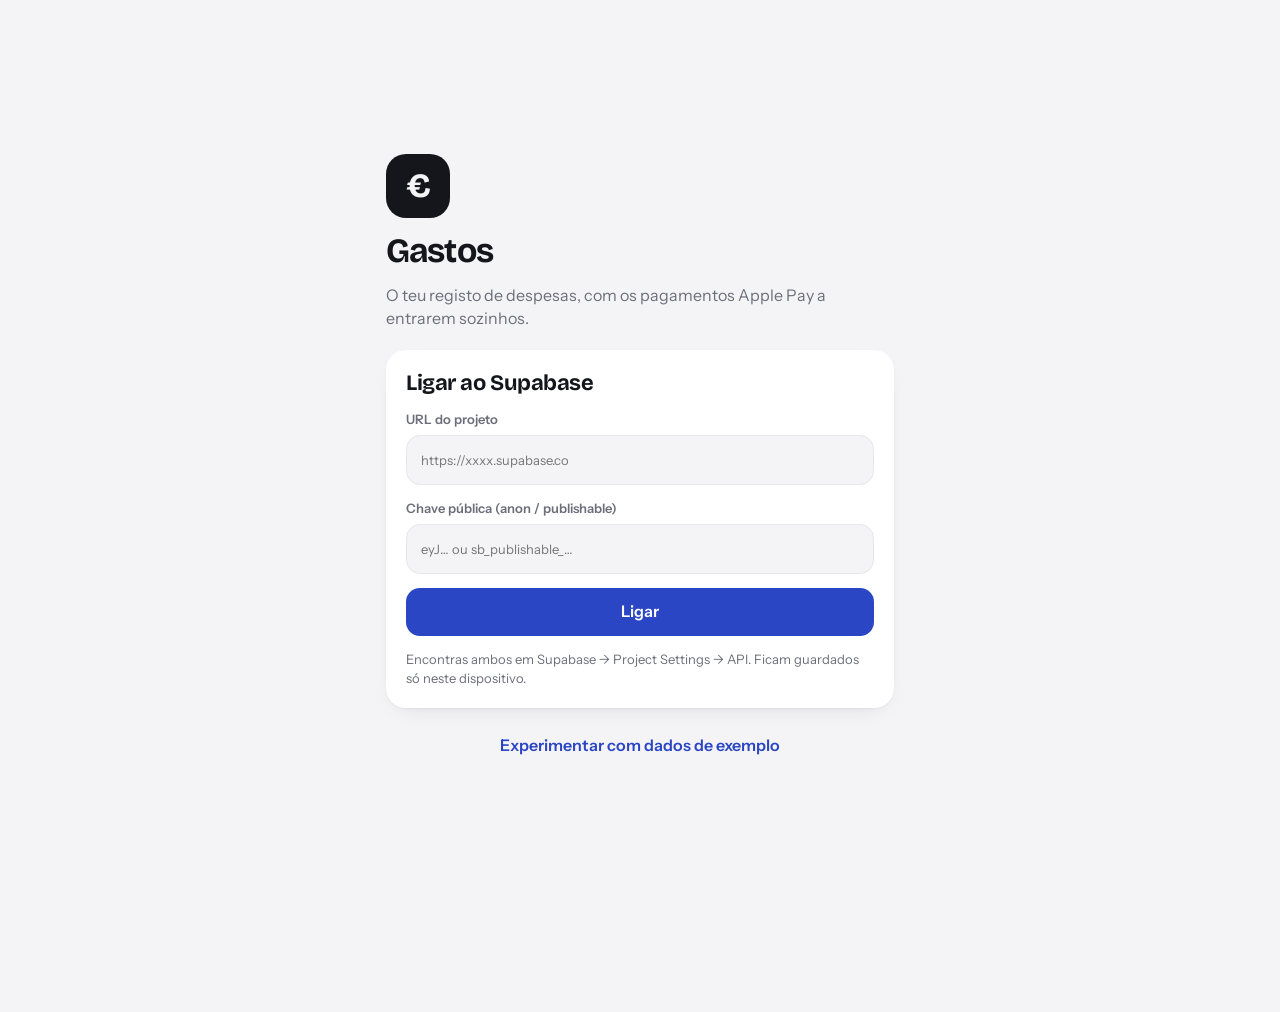
<file: index.html>
<!doctype html>
<html lang="pt-PT">
<head>
<meta charset="utf-8">
<meta name="viewport" content="width=device-width, initial-scale=1, maximum-scale=1, user-scalable=no, viewport-fit=cover">
<title>Gastos</title>
<meta name="description" content="Registo pessoal de gastos">
<meta name="theme-color" content="#f4f4f6" media="(prefers-color-scheme: light)">
<meta name="theme-color" content="#0c0d11" media="(prefers-color-scheme: dark)">
<meta name="apple-mobile-web-app-capable" content="yes">
<meta name="mobile-web-app-capable" content="yes">
<meta name="apple-mobile-web-app-title" content="Gastos">
<meta name="apple-mobile-web-app-status-bar-style" content="default">
<link rel="manifest" href="manifest.webmanifest">
<link rel="icon" href="icons/icon-192.png">
<link rel="apple-touch-icon" href="icons/apple-touch-icon.png">
<link rel="preconnect" href="https://fonts.googleapis.com">
<link rel="preconnect" href="https://fonts.gstatic.com" crossorigin>
<link rel="stylesheet" href="https://fonts.googleapis.com/css2?family=Bricolage+Grotesque:opsz,wght@12..96,400..800&family=Instrument+Sans:wght@400..700&display=swap">
<link rel="stylesheet" href="styles.css">
</head>
<body>
<div id="app"></div>
<div id="sheet-root"></div>
<div id="toast" role="status" aria-live="polite"></div>
<script src="app.js"></script>
</body>
</html>
</file>
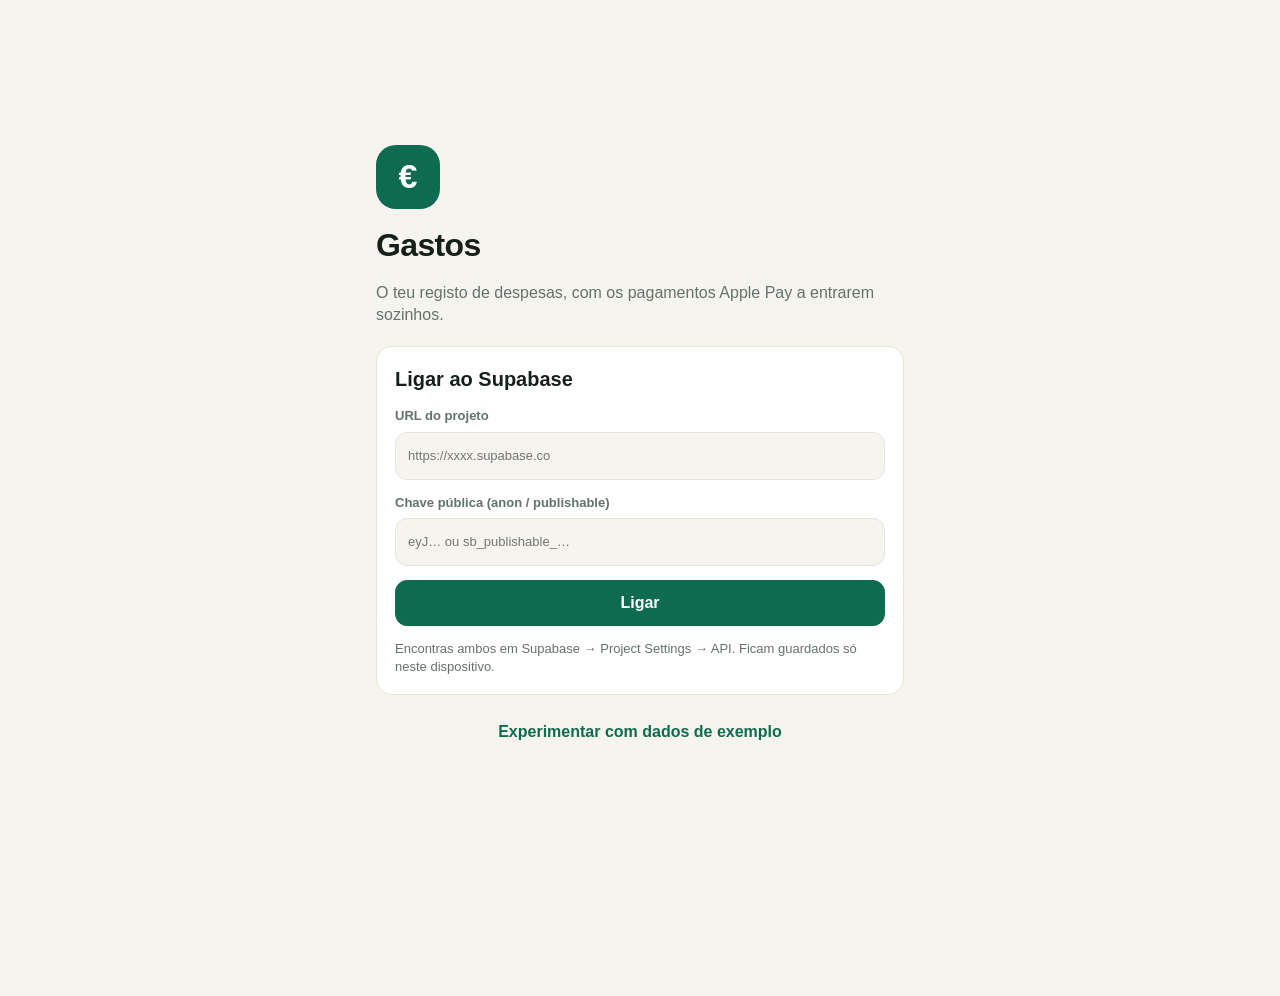
<file: gastos/index.html>
<!doctype html>
<html lang="pt-PT">
<head>
<meta charset="utf-8">
<meta name="viewport" content="width=device-width, initial-scale=1, viewport-fit=cover">
<title>Gastos</title>
<meta name="description" content="Registo pessoal de gastos">
<meta name="theme-color" content="#f5f4ef" media="(prefers-color-scheme: light)">
<meta name="theme-color" content="#0e1311" media="(prefers-color-scheme: dark)">
<meta name="apple-mobile-web-app-capable" content="yes">
<meta name="mobile-web-app-capable" content="yes">
<meta name="apple-mobile-web-app-title" content="Gastos">
<meta name="apple-mobile-web-app-status-bar-style" content="default">
<link rel="manifest" href="manifest.webmanifest">
<link rel="icon" href="icons/icon-192.png">
<link rel="apple-touch-icon" href="icons/apple-touch-icon.png">
<link rel="stylesheet" href="styles.css">
</head>
<body>
<div id="app"></div>
<div id="sheet-root"></div>
<div id="toast" role="status" aria-live="polite"></div>
<script src="app.js"></script>
</body>
</html>
</file>
<file: styles.css>
/* Gastos — azul de azulejo, papel frio, um toque de amarelo de elétrico. */
:root {
  --paper: #f2f4f9;
  --card: #ffffff;
  --ink: #131735;
  --mute: #646a8a;
  --line: #e4e7f1;
  --soft: #eaedf6;
  --blue: #1f47b8;
  --blue-2: #3f7af0;
  --on-blue: #ffffff;
  --sun: #f4b63f;
  --warn: #a35f00;
  --bad: #c0293a;
  --grad: linear-gradient(135deg, #17358f 0%, #2552cf 48%, #4f8df5 100%);
  --shadow: 0 1px 2px rgba(19, 23, 53, .05), 0 10px 28px -14px rgba(19, 23, 53, .22);
  --display: "Bricolage Grotesque", "Instrument Sans", system-ui, -apple-system, "Segoe UI", sans-serif;
  --body: "Instrument Sans", system-ui, -apple-system, "Segoe UI", Roboto, sans-serif;
  --emoji: "Apple Color Emoji", "Segoe UI Emoji", "Noto Color Emoji", sans-serif;
  color-scheme: light dark;
}
@media (prefers-color-scheme: dark) {
  :root {
    --paper: #0b0e1f;
    --card: #141935;
    --ink: #eef0fb;
    --mute: #969dc2;
    --line: #232a52;
    --soft: #1c2246;
    --blue: #8aabff;
    --blue-2: #5c8cf7;
    --on-blue: #0a1233;
    --warn: #f4b63f;
    --bad: #ff8f9b;
    --grad: linear-gradient(135deg, #142c78 0%, #2148b8 50%, #3f78e6 100%);
    --shadow: 0 0 0 1px var(--line);
  }
}

* { box-sizing: border-box; -webkit-tap-highlight-color: transparent; }
html { -webkit-text-size-adjust: 100%; }
body {
  margin: 0; background: var(--paper); color: var(--ink);
  font: 16px/1.45 var(--body); -webkit-font-smoothing: antialiased;
}
body.locked { overflow: hidden; }
button, input, select { font: inherit; color: inherit; }
button { cursor: pointer; background: none; border: 0; padding: 0; text-align: inherit; }
h1, h2, p { margin: 0; }
small, .hint { color: var(--mute); font-size: 13px; }
code { font: 12px/1.45 ui-monospace, SFMono-Regular, Menlo, monospace; word-break: break-all; }
:focus-visible { outline: 2px solid var(--blue-2); outline-offset: 2px; }

#app { max-width: 540px; margin: 0 auto; padding: calc(12px + env(safe-area-inset-top)) 16px calc(112px + env(safe-area-inset-bottom)); }
main { display: grid; gap: 14px; }
.card { background: var(--card); border-radius: 20px; box-shadow: var(--shadow); }
.block { padding: 18px; display: grid; gap: 14px; }
.block h2, .sec { font: 600 17px/1.2 var(--display); letter-spacing: -.01em; }
.sec { margin: 14px 4px 0; }

/* ── cabeçalho: o cartão ── */
.top { padding: 18px 4px 16px; }
.title { font: 700 30px/1.1 var(--display); letter-spacing: -.02em; }
.hero {
  position: relative; overflow: hidden; isolation: isolate;
  margin-bottom: 16px; padding: 14px 20px 22px; border-radius: 28px;
  background: var(--grad); color: #fff;
  box-shadow: 0 18px 36px -20px rgba(23, 53, 143, .75);
}
/* padrão de azulejo, a desvanecer para a esquerda */
.hero::before {
  content: ""; position: absolute; inset: 0; z-index: -1;
  background:
    radial-gradient(circle at 0 0, rgba(255, 255, 255, .13) 0 10px, transparent 11px),
    radial-gradient(circle at 100% 0, rgba(255, 255, 255, .13) 0 10px, transparent 11px),
    radial-gradient(circle at 0 100%, rgba(255, 255, 255, .13) 0 10px, transparent 11px),
    radial-gradient(circle at 100% 100%, rgba(255, 255, 255, .13) 0 10px, transparent 11px),
    radial-gradient(circle at 50% 50%, transparent 0 7px, rgba(255, 255, 255, .1) 8px 10px, transparent 11px);
  background-size: 34px 34px;
  -webkit-mask-image: linear-gradient(105deg, transparent 38%, #000 100%);
  mask-image: linear-gradient(105deg, transparent 38%, #000 100%);
}
.hero::after { /* filete amarelo */
  content: ""; position: absolute; left: 20px; bottom: 0; width: 44px; height: 4px; border-radius: 4px 4px 0 0; background: var(--sun);
}
.month { display: flex; align-items: center; gap: 2px; margin-left: -12px; }
.month button { min-width: 40px; height: 40px; border-radius: 12px; text-align: center; font-size: 22px; color: rgba(255, 255, 255, .75); }
.month button:active { background: rgba(255, 255, 255, .14); }
.month button:disabled { opacity: .3; }
.month .name { font-size: 15px; font-weight: 600; color: #fff; padding: 0 6px; }
.month .name::first-letter { text-transform: uppercase; }
.month .refresh { margin-left: auto; margin-right: -10px; font-size: 20px; }
.total { font: 700 48px/1.05 var(--display); letter-spacing: -.035em; font-variant-numeric: tabular-nums; margin-top: 10px; }
.sub { color: rgba(255, 255, 255, .8); font-size: 14px; margin-top: 6px; }

/* ── lista ── */
input[type=search] {
  width: 100%; height: 48px; border-radius: 16px; border: 1px solid transparent; background: var(--card); box-shadow: var(--shadow);
  padding: 0 16px; -webkit-appearance: none; appearance: none;
}
input[type=search]::placeholder { color: var(--mute); }
.chips { display: flex; gap: 8px; overflow-x: auto; margin: 0 -16px; padding: 2px 16px 4px; scrollbar-width: none; }
.chips::-webkit-scrollbar { display: none; }
.chips button {
  flex: none; display: inline-flex; align-items: center; gap: 8px; height: 38px; padding: 0 14px; border-radius: 19px;
  background: var(--card); box-shadow: var(--shadow); font-size: 14px; font-weight: 500; white-space: nowrap;
}
.chips i { width: 9px; height: 9px; border-radius: 50%; background: var(--c, var(--mute)); }
.chips button.on { background: var(--ink); color: var(--paper); box-shadow: none; }
#list { display: grid; gap: 18px; }
.day h2 { display: flex; justify-content: space-between; align-items: baseline; margin: 2px 6px 8px; font: 600 14px/1.3 var(--body); color: var(--mute); font-variant-numeric: tabular-nums; }
.day h2 span:first-child { color: var(--ink); }
.day h2 span:first-child::first-letter { text-transform: uppercase; }
.rows { overflow: hidden; }
.row { display: flex; align-items: center; gap: 14px; width: 100%; padding: 13px 16px; min-height: 66px; }
.row + .row { border-top: 1px solid var(--line); }
.row:active { background: var(--soft); }
.row.add { color: var(--blue); font-weight: 600; min-height: 54px; }
.dot {
  --c: #6b7772;
  flex: none; width: 42px; height: 42px; border-radius: 14px; display: grid; place-items: center;
  font: 20px/1 var(--emoji);
  background: linear-gradient(145deg, color-mix(in srgb, var(--c) 26%, var(--card)), color-mix(in srgb, var(--c) 9%, var(--card)));
  box-shadow: inset 0 0 0 1px color-mix(in srgb, var(--c) 18%, transparent);
}
.who { flex: 1; min-width: 0; display: grid; gap: 1px; }
.who b { font-weight: 600; white-space: nowrap; overflow: hidden; text-overflow: ellipsis; }
.who small { display: flex; align-items: center; gap: 8px; min-width: 0; }
.who small span { white-space: nowrap; overflow: hidden; text-overflow: ellipsis; min-width: 0; }
.tag { flex: none; font-style: normal; font-size: 11px; font-weight: 600; white-space: nowrap; border-radius: 6px; padding: 1px 6px; color: var(--blue); background: color-mix(in srgb, var(--blue-2) 14%, transparent); }
.amt { display: grid; justify-items: end; gap: 1px; white-space: nowrap; font-variant-numeric: tabular-nums; }
.amt b { font: 600 17px/1.2 var(--display); letter-spacing: -.01em; }
.link { color: var(--blue); font-size: 14px; font-weight: 600; }
.empty { text-align: center; padding: 44px 20px; color: var(--mute); display: grid; gap: 16px; justify-items: center; }

.subtotal { display: flex; align-items: center; justify-content: space-between; gap: 12px; padding: 16px 18px; background: var(--ink); color: var(--paper); box-shadow: none; }
.subtotal span { display: grid; min-width: 0; }
.subtotal small { color: color-mix(in srgb, var(--paper) 70%, transparent); }
.subtotal strong { font: 700 24px/1 var(--display); letter-spacing: -.02em; font-variant-numeric: tabular-nums; white-space: nowrap; }

.alert { display: block; width: 100%; padding: 13px 16px 13px 18px; border-radius: 16px; font-size: 14px; background: var(--card); box-shadow: var(--shadow); border-left: 4px solid; }
.alert strong { display: block; }
.alert.warn { border-color: var(--sun); }
.alert.warn strong { color: var(--warn); }
.alert.bad { border-color: var(--bad); }
.alert.bad strong { color: var(--bad); }

/* ── resumo ── */
.tiles { display: grid; grid-template-columns: 1fr 1fr; gap: 14px; }
.tile { padding: 16px; display: grid; gap: 2px; min-width: 0; align-content: start; }
.tile b { font: 700 24px/1.15 var(--display); letter-spacing: -.02em; font-variant-numeric: tabular-nums; }
.tile em { font-style: normal; font-size: 13px; color: var(--mute); white-space: nowrap; overflow: hidden; text-overflow: ellipsis; }
.hl { display: flex; justify-content: space-between; align-items: baseline; gap: 12px; font-size: 15px; }
.hl b { font-variant-numeric: tabular-nums; font-weight: 600; }
.hbar { display: grid; gap: 7px; }
.track { height: 8px; border-radius: 4px; background: var(--soft); overflow: hidden; }
.track i { display: block; height: 100%; border-radius: 4px; background: var(--blue-2); min-width: 4px; }
.track.big { height: 10px; border-radius: 5px; }
.track.big i { min-width: 0; background: linear-gradient(90deg, var(--blue), var(--blue-2)); }
.track.warn i { background: var(--sun); }
.track.bad i { background: var(--bad); }
small.warn { color: var(--warn); font-weight: 600; }
small.bad { color: var(--bad); font-weight: 600; }
.cols { display: flex; align-items: stretch; gap: 3px; height: 148px; }
.col { flex: 1; min-width: 0; display: flex; flex-direction: column; justify-content: flex-end; align-items: center; position: relative; padding-bottom: 22px; }
.col .bar { width: 100%; max-width: 46px; border-radius: 5px 5px 2px 2px; background: color-mix(in srgb, var(--blue-2) 34%, var(--soft)); }
.col .bar.on, .col:focus .bar { background: linear-gradient(180deg, var(--blue-2), var(--blue)); }
.col .lbl { position: absolute; bottom: 0; font-size: 11px; color: var(--mute); white-space: nowrap; }
.tip { font-size: 13px; color: var(--mute); min-height: 19px; }
.tip.on { color: var(--ink); font-weight: 600; }
.budget { width: 100%; }

/* ── definições ── */
.block p { font-size: 15px; }
.copy { display: flex; align-items: center; gap: 12px; padding: 11px 12px 11px 14px; background: var(--soft); border-radius: 14px; }
.copy div { flex: 1; min-width: 0; display: grid; }
.copy code { display: -webkit-box; -webkit-line-clamp: 2; -webkit-box-orient: vertical; overflow: hidden; }

/* ── botões e formulários ── */
.btn { display: inline-flex; align-items: center; justify-content: center; min-height: 48px; padding: 0 18px; border-radius: 14px; background: var(--soft); font-weight: 600; text-align: center; }
.btn.primary { background: var(--grad); color: #fff; box-shadow: 0 10px 20px -12px rgba(23, 53, 143, .8); }
.btn.danger { color: var(--bad); background: color-mix(in srgb, var(--bad) 9%, transparent); }
.btn.ghost { background: none; color: var(--blue); }
.btn.small { min-height: 36px; padding: 0 12px; font-size: 14px; flex: none; background: var(--card); border-radius: 10px; }
.btn:active { opacity: .85; }
.form { display: grid; gap: 14px; }
.form h2 { font: 700 22px/1.2 var(--display); letter-spacing: -.02em; }
.form label, .form legend { display: grid; gap: 6px; font-size: 13px; font-weight: 600; color: var(--mute); }
.form input:not([type=radio]), .form select {
  width: 100%; height: 50px; border-radius: 14px; border: 1px solid var(--line); background: var(--paper); padding: 0 14px;
  font-weight: 400; color: var(--ink); -webkit-appearance: none; appearance: none; min-width: 0;
}
.form input:focus, .form select:focus { outline: none; border-color: var(--blue-2); box-shadow: 0 0 0 3px color-mix(in srgb, var(--blue-2) 22%, transparent); }
.form .amount input { height: 72px; font: 700 34px/1 var(--display); letter-spacing: -.02em; font-variant-numeric: tabular-nums; }
.form fieldset { border: 0; padding: 0; margin: 0; }
.two { display: grid; grid-template-columns: 78px 1fr; gap: 12px; }
.narrow input { text-align: center; font: 22px/1 var(--emoji); }
.swatches { display: flex; gap: 10px; flex-wrap: wrap; margin-top: 6px; }
.swatches input { position: absolute; opacity: 0; }
.swatches span { display: block; width: 34px; height: 34px; border-radius: 50%; border: 3px solid var(--card); box-shadow: 0 0 0 1px var(--line); }
.swatches input:checked + span { box-shadow: 0 0 0 2px var(--ink); }
.actions { display: grid; grid-template-columns: 1fr 1fr; gap: 12px; margin-top: 4px; }

/* ── folha inferior ── */
.backdrop { position: fixed; inset: 0; background: rgba(8, 11, 30, .5); backdrop-filter: blur(3px); -webkit-backdrop-filter: blur(3px); z-index: 20; }
.sheet {
  position: fixed; left: 0; right: 0; bottom: 0; z-index: 21; max-width: 540px; margin: 0 auto;
  max-height: 92dvh; overflow-y: auto; background: var(--card); border-radius: 28px 28px 0 0;
  padding: 26px 20px calc(24px + env(safe-area-inset-bottom)); animation: up .24s cubic-bezier(.2, .8, .2, 1);
}
.sheet::before { content: ""; position: absolute; top: 9px; left: 50%; width: 38px; height: 4px; margin-left: -19px; border-radius: 2px; background: var(--line); }
@keyframes up { from { transform: translateY(48px); opacity: 0; } }
@media (prefers-reduced-motion: reduce) { .sheet { animation: none; } }

/* ── navegação flutuante ── */
.tabs {
  position: fixed; left: 50%; transform: translateX(-50%); bottom: calc(12px + env(safe-area-inset-bottom)); z-index: 10;
  width: min(calc(100vw - 32px), 508px); display: flex; padding: 6px; border-radius: 24px;
  background: color-mix(in srgb, var(--card) 86%, transparent); backdrop-filter: blur(18px) saturate(1.4); -webkit-backdrop-filter: blur(18px) saturate(1.4);
  box-shadow: 0 0 0 1px var(--line), 0 16px 34px -16px rgba(19, 23, 53, .4);
}
.tabs button { flex: 1; height: 52px; border-radius: 18px; display: grid; justify-items: center; align-content: center; gap: 2px; font-size: 11px; font-weight: 600; color: var(--mute); }
.tabs button.on { color: var(--blue); background: color-mix(in srgb, var(--blue-2) 13%, transparent); }
.tabs svg { width: 22px; height: 22px; fill: none; stroke: currentColor; stroke-width: 1.9; stroke-linecap: round; stroke-linejoin: round; }
.fab {
  position: fixed; z-index: 11; right: max(16px, calc(50vw - 254px)); bottom: calc(90px + env(safe-area-inset-bottom));
  width: 58px; height: 58px; border-radius: 20px; background: var(--grad); color: #fff;
  font: 300 32px/1 var(--body); text-align: center; box-shadow: 0 14px 26px -10px rgba(23, 53, 143, .85);
}
.fab:active { transform: scale(.96); }

/* ── entrada ── */
.gate { min-height: 100dvh; display: grid; align-content: center; gap: 14px; padding: 24px 0; }
.gate .logo { width: 64px; height: 64px; border-radius: 20px; background: var(--grad); color: #fff; display: grid; place-items: center; font: 700 34px/1 var(--display); box-shadow: 0 14px 26px -12px rgba(23, 53, 143, .8); }
.gate h1 { font: 700 34px/1.1 var(--display); letter-spacing: -.025em; }
.gate .lead { color: var(--mute); margin-bottom: 6px; }
.gate .card { padding: 20px; }
.error { color: var(--bad); font-weight: 600; font-size: 14px; }

#toast {
  position: fixed; left: 50%; bottom: calc(100px + env(safe-area-inset-bottom)); transform: translate(-50%, 12px); z-index: 30;
  background: var(--ink); color: var(--paper); padding: 11px 18px; border-radius: 14px; font-size: 14px; font-weight: 600;
  opacity: 0; pointer-events: none; transition: .2s; max-width: calc(100vw - 32px);
}
#toast.show { opacity: 1; transform: translate(-50%, 0); }

/* ── entradas ── */
:root { --good: #14804f; }
@media (prefers-color-scheme: dark) { :root { --good: #5fd6a0; } }
.good, .amt.in b { color: var(--good); }
.neg { color: var(--bad); }
.flow { display: flex; gap: 28px; margin-top: 16px; padding-top: 14px; border-top: 1px solid rgba(255, 255, 255, .22); }
.flow span { display: grid; gap: 1px; }
.flow small { color: rgba(255, 255, 255, .78); }
.flow b { font: 600 18px/1.2 var(--display); letter-spacing: -.01em; font-variant-numeric: tabular-nums; }
.seg { display: grid; grid-template-columns: 1fr 1fr; gap: 4px; padding: 4px; border-radius: 16px; background: var(--soft); }
.seg label { display: block; }
.seg input { position: absolute; opacity: 0; }
.seg span { display: block; text-align: center; padding: 11px 0; border-radius: 12px; font-size: 15px; font-weight: 600; color: var(--mute); }
.seg input:checked + span { background: var(--card); color: var(--ink); box-shadow: var(--shadow); }
.seg input:focus-visible + span { outline: 2px solid var(--blue-2); }
.sr { position: absolute; width: 1px; height: 1px; overflow: hidden; clip-path: inset(50%); }
.only-income { display: none; }
.form:has(input[name=kind][value=income]:checked) .only-expense { display: none; }
.form:has(input[name=kind][value=income]:checked) .only-income { display: initial; }

/* ── saldo real e montante sem registo ── */
.flow { flex-wrap: wrap; row-gap: 12px; }
.flow button { display: grid; gap: 1px; color: inherit; }
.flow button small { text-decoration: underline; text-decoration-color: rgba(255, 255, 255, .45); text-underline-offset: 3px; }
.gap { display: flex; align-items: center; justify-content: space-between; gap: 12px; padding: 12px 14px; border-radius: 14px; background: color-mix(in srgb, var(--sun) 16%, var(--card)); border-left: 4px solid var(--sun); }
.gap span { display: grid; min-width: 0; }
.gap strong { font: 700 20px/1 var(--display); letter-spacing: -.02em; font-variant-numeric: tabular-nums; white-space: nowrap; }

/* ── carrossel: painel do mês e cartões ── */
.deck {
  display: flex; gap: 10px; align-items: stretch; overflow-x: auto; overscroll-behavior-x: contain;
  scroll-snap-type: x mandatory; scroll-padding-left: 16px; scrollbar-width: none;
  margin: 0 -16px -8px; padding: 0 16px 24px;
}
.deck::-webkit-scrollbar { display: none; }
.deck > * { flex: none; width: calc(100% - 30px); scroll-snap-align: start; scroll-snap-stop: always; }
.deck > .hero { margin-bottom: 0; }
.paycard {
  --c: #1f47b8;
  position: relative; overflow: hidden; isolation: isolate; display: flex; flex-direction: column; justify-content: space-between; gap: 18px;
  min-height: 190px; padding: 22px 22px 20px; border-radius: 28px; color: #fff; text-align: left;
  background: linear-gradient(135deg, color-mix(in srgb, var(--c) 68%, #000) 0%, var(--c) 52%, color-mix(in srgb, var(--c) 74%, #fff) 100%);
  box-shadow: 0 18px 36px -20px color-mix(in srgb, var(--c) 80%, #000);
}
.paycard::before { /* brilho diagonal */
  content: ""; position: absolute; z-index: -1; right: -30%; top: -60%; width: 90%; height: 160%; transform: rotate(18deg);
  background: linear-gradient(90deg, transparent, rgba(255, 255, 255, .13), transparent);
}
.pc-top { display: flex; justify-content: space-between; align-items: center; gap: 12px; }
.pc-top b { font: 600 18px/1.2 var(--display); letter-spacing: -.01em; white-space: nowrap; overflow: hidden; text-overflow: ellipsis; }
.pc-top i { flex: none; width: 38px; height: 28px; border-radius: 7px; background: linear-gradient(135deg, #f8d98a, #d9a441); box-shadow: inset 0 0 0 1px rgba(0, 0, 0, .12); }
.pc-bal { display: grid; gap: 2px; }
.pc-bal small, .pc-foot { color: rgba(255, 255, 255, .8); font-size: 14px; }
.pc-bal strong { font: 700 40px/1.05 var(--display); letter-spacing: -.03em; font-variant-numeric: tabular-nums; }
.paycard.add {
  align-items: center; justify-content: center; gap: 6px; background: none; color: var(--mute); box-shadow: none;
  border: 2px dashed color-mix(in srgb, var(--mute) 45%, transparent);
}
.paycard.add::before { display: none; }
.paycard.add strong { font: 300 40px/1 var(--body); }
.paycard.add span { font-weight: 600; }
.cardlist { display: grid; gap: 12px; padding-top: 14px; border-top: 1px solid var(--line); }
.cardlist button { width: 100%; }
.cardlist span { display: inline-flex; align-items: center; gap: 9px; min-width: 0; }
.cardlist i { flex: none; width: 22px; height: 15px; border-radius: 4px; background: var(--c); }
.cardlist .sum { padding-top: 12px; border-top: 1px solid var(--line); font-weight: 600; }

/* ── dinheiro na mão ── */
.paycard.cash .pc-top i { width: 34px; height: 34px; border-radius: 50%; display: grid; place-items: center; box-shadow: inset 0 0 0 2px rgba(255, 255, 255, .45), 0 0 0 1px rgba(0, 0, 0, .1); }
.paycard.cash .pc-top i::after { content: "€"; font: 700 17px/1 var(--display); font-style: normal; color: #7a5410; }
.paycard.cash::after { /* moedas ao fundo */
  content: ""; position: absolute; z-index: -1; right: -26px; bottom: -34px; width: 150px; height: 150px; border-radius: 50%;
  border: 2px solid rgba(255, 255, 255, .18); box-shadow: -58px 22px 0 -22px rgba(255, 255, 255, .1), 0 0 0 16px rgba(255, 255, 255, .06);
}
.only-cash { display: none; }
.form:has(input[name=type][value=cash]:checked) .only-card { display: none; }
.form:has(input[name=type][value=cash]:checked) .only-cash { display: initial; }

/* ── fim da lista: mais registos, adicionar, ligar ── */
.btn.more { width: 100%; gap: 8px; background: var(--card); box-shadow: var(--shadow); }
.btn.more small { font-weight: 400; }
.listfoot { display: flex; flex-wrap: wrap; justify-content: center; gap: 4px 22px; padding: 6px 0 4px; }
.listfoot button { display: inline-flex; align-items: center; gap: 8px; min-height: 44px; color: var(--blue); font-weight: 600; font-size: 15px; }
.listfoot b { display: grid; place-items: center; width: 24px; height: 24px; border-radius: 50%; background: color-mix(in srgb, var(--blue-2) 15%, transparent); font-weight: 600; font-size: 15px; line-height: 1; }
.empty .btn + .btn { margin-top: -6px; }

/* ── escolher registos ── */
.pick { display: grid; max-height: 46dvh; overflow-y: auto; border-radius: 16px; background: var(--paper); }
.pick label, .check { display: flex; align-items: center; gap: 12px; padding: 12px 14px; font-size: 16px; font-weight: 400; color: var(--ink); cursor: pointer; }
.pick label + label { border-top: 1px solid var(--line); }
.pick input, .check input { position: absolute; opacity: 0; }
.box { flex: none; width: 24px; height: 24px; border-radius: 8px; border: 2px solid color-mix(in srgb, var(--mute) 55%, transparent); display: grid; place-items: center; }
input:checked + .box { background: var(--blue-2); border-color: var(--blue-2); }
input:checked + .box::after { content: ""; width: 11px; height: 6px; border-left: 2.5px solid #fff; border-bottom: 2.5px solid #fff; transform: translateY(-1.5px) rotate(-45deg); }
input:focus-visible + .box { outline: 2px solid var(--blue-2); outline-offset: 2px; }
.form .check { padding: 4px 2px; }
.check > span:last-child { display: grid; gap: 1px; }
.check small { font-weight: 400; }
.btn:disabled { opacity: .45; }
/* os inputs escondidos não podem apanhar toques destinados a outros elementos */
.seg label, .swatches label, .pick label, .check { position: relative; }
.seg input, .swatches input, .pick input, .check input { width: 1px; height: 1px; pointer-events: none; }
.form label.check { display: flex; align-items: flex-start; gap: 12px; font-size: 15px; font-weight: 600; color: var(--ink); }
.sheet .btn.small { background: var(--soft); justify-self: start; }

/* ════════ tema sóbrio: quase monocromático, um só azul de destaque, ícones de linha ════════ */
:root {
  --paper: #f4f4f6; --card: #ffffff; --ink: #15161c; --mute: #6c6e7a; --line: #e7e7ec; --soft: #eeeef2;
  --blue: #2b46c4; --blue-2: #2b46c4; --on-blue: #ffffff; --good: #1b7a52; --sun: #c98a1b;
  --grad: linear-gradient(140deg, #14151d 0%, #1d2030 55%, #2a2f4a 100%);
  --shadow: 0 1px 2px rgba(21, 22, 28, .04), 0 8px 24px -14px rgba(21, 22, 28, .18);
}
@media (prefers-color-scheme: dark) {
  :root {
    --paper: #0c0d11; --card: #15161c; --ink: #f0f0f4; --mute: #9496a3; --line: #25262e; --soft: #1d1e26;
    --blue: #a9b8ff; --blue-2: #8196f5; --on-blue: #0c0d11; --good: #63d3a2; --sun: #e3b45c;
    --grad: linear-gradient(140deg, #1a1b25 0%, #22253a 55%, #2e3352 100%);
    --shadow: 0 0 0 1px var(--line);
  }
}
.ic { width: 1.25em; height: 1.25em; flex: none; fill: none; stroke: currentColor; stroke-width: 1.7; stroke-linecap: round; stroke-linejoin: round; vertical-align: -0.24em; }

/* painel do mês e cartões: tinta escura, a cor do cartão só como matiz */
.hero { box-shadow: 0 16px 32px -22px rgba(21, 22, 28, .7); }
.hero::before { opacity: .45; }
.hero::after { display: none; }
.paycard {
  background: linear-gradient(140deg, color-mix(in srgb, var(--c) 10%, #14151d) 0%, color-mix(in srgb, var(--c) 22%, #1e2030) 60%, color-mix(in srgb, var(--c) 30%, #2b2e44) 100%);
  box-shadow: 0 16px 32px -22px rgba(21, 22, 28, .7);
}
.paycard::after { content: ""; position: absolute; left: 22px; bottom: 0; width: 36px; height: 3px; border-radius: 3px 3px 0 0; background: color-mix(in srgb, var(--c) 70%, #fff); }
.paycard.cash::after { right: auto; width: 36px; height: 3px; border: 0; box-shadow: none; }
.paycard.add::after { display: none; }
.pc-top i { background: linear-gradient(135deg, #e2e3ea, #a6a9b8); box-shadow: inset 0 0 0 1px rgba(0, 0, 0, .1); }
.paycard.cash .pc-top i { box-shadow: inset 0 0 0 1px rgba(0, 0, 0, .1); }
.paycard.cash .pc-top i::after { color: #3a3c4a; }
.flow small .ic { width: 1em; height: 1em; }

/* ícones das categorias em azulejo neutro */
.dot { background: var(--soft); box-shadow: none; color: var(--ink); font: 400 18px/1 var(--body); }
.dot .ic { width: 22px; height: 22px; stroke-width: 1.6; }
.dot.in { color: var(--good); background: color-mix(in srgb, var(--good) 12%, var(--card)); }
.lab { display: inline-flex; align-items: center; gap: 9px; min-width: 0; }
.lab .ic { color: var(--mute); }
.chips i, .cardlist i { display: none; }
.chips button { gap: 0; }
.tag { color: var(--mute); background: var(--soft); }

/* um só azul nos elementos de ação e nos gráficos */
.btn.primary { background: var(--blue-2); color: var(--on-blue); box-shadow: none; }
.fab { background: var(--blue-2); color: var(--on-blue); box-shadow: 0 12px 24px -12px color-mix(in srgb, var(--blue-2) 80%, #000); }
.gate .logo { background: var(--ink); color: var(--paper); box-shadow: none; }
.track i, .track.big i { background: var(--ink); }
.track.warn i { background: var(--sun); }
.track.bad i { background: var(--bad); }
.col .bar { background: color-mix(in srgb, var(--ink) 22%, var(--soft)); border-radius: 4px 4px 1px 1px; }
.col .bar.on, .col:focus .bar { background: var(--blue-2); }
.subtotal { background: var(--card); color: var(--ink); box-shadow: var(--shadow); }
.subtotal small { color: var(--mute); }
.gap { background: var(--soft); border-left-color: var(--sun); }
.tabs button.on { color: var(--ink); background: var(--soft); }
.listfoot button, .link, .row.add, .btn.ghost { color: var(--blue); }
.listfoot b { background: var(--soft); }
input:checked + .box { background: var(--blue-2); border-color: var(--blue-2); }
input:checked + .box::after { border-color: var(--on-blue); }

/* barra que passa da escala: cortada no topo, com o valor por cima */
.cols.has-cut { margin-top: 18px; }
.col .bar.cut { background: linear-gradient(to bottom, var(--ink) 0 7px, transparent 7px 11px, var(--ink) 11px); opacity: .55; border-radius: 4px 4px 1px 1px; }
.col:focus .bar.cut { opacity: 1; }
.col .over { position: absolute; top: -18px; left: 0; font-size: 11px; font-weight: 600; color: var(--mute); white-space: nowrap; font-variant-numeric: tabular-nums; }
.col .over.r { left: auto; right: 0; }

/* escolha do ícone da categoria */
.iconpick { display: grid; grid-template-columns: repeat(auto-fill, minmax(46px, 1fr)); gap: 8px; margin-top: 6px; }
.iconpick label { position: relative; display: block; }
.iconpick input { position: absolute; opacity: 0; width: 1px; height: 1px; pointer-events: none; }
.iconpick span { display: grid; place-items: center; height: 46px; border-radius: 13px; background: var(--paper); color: var(--mute); }
.iconpick .ic { width: 22px; height: 22px; }
.iconpick input:checked + span { background: var(--ink); color: var(--paper); }
.iconpick input:focus-visible + span { outline: 2px solid var(--blue-2); outline-offset: 2px; }

/* ── dívidas ── */
.tabs button { position: relative; min-width: 0; font-size: 10.5px; letter-spacing: -.01em; }
.badge { position: absolute; top: 5px; left: calc(50% + 6px); min-width: 17px; height: 17px; padding: 0 5px; border-radius: 9px; display: grid; place-items: center; background: var(--bad); color: #fff; font: 700 10.5px/1 var(--body); font-style: normal; }
.bigsum { font: 700 26px/1.1 var(--display); letter-spacing: -.02em; font-variant-numeric: tabular-nums; }
.row.paid { opacity: .6; }
.dot.warn { color: var(--warn); background: color-mix(in srgb, var(--sun) 16%, var(--card)); }
.dot.bad { color: var(--bad); background: color-mix(in srgb, var(--bad) 12%, var(--card)); }
.who small span.warn { color: var(--warn); font-weight: 600; }
.who small span.bad { color: var(--bad); font-weight: 600; }
a.btn { text-decoration: none; color: inherit; }
.alert:not(.warn):not(.bad) { border-color: var(--line); }

/* ════════ sem zoom, barra no fundo, carrossel com rato, lista de compras ════════ */
html { touch-action: manipulation; }
#app { padding-bottom: calc(100px + env(safe-area-inset-bottom)); }

/* barra de separadores encostada ao fundo; esconde-se ao descer a página */
.tabs {
  left: 0; right: 0; bottom: 0; transform: none; width: auto; justify-content: center;
  padding: 4px max(8px, calc(50vw - 270px)) env(safe-area-inset-bottom); border-radius: 0;
  box-shadow: 0 -1px 0 var(--line); transition: transform .25s ease;
}
.tabs button { height: 54px; border-radius: 14px; max-width: 120px; }
body.navhide .tabs { transform: translateY(100%); }
.fab { bottom: calc(76px + env(safe-area-inset-bottom)); transition: transform .25s ease; }
body.navhide .fab { transform: translateY(60px); }
#toast { bottom: calc(80px + env(safe-area-inset-bottom)); }
@media (prefers-reduced-motion: reduce) { .tabs, .fab { transition: none; } }

/* carrossel: arrastar com o rato e setas em ecrãs com ponteiro */
.deckwrap { position: relative; }
.deck { user-select: none; -webkit-user-select: none; }
.deck.dragging { scroll-snap-type: none; cursor: grabbing; }
.deck.dragging * { pointer-events: none; }
.deck-nav { display: none; }
@media (hover: hover) and (pointer: fine) {
  .deck { cursor: grab; }
  .deck-nav {
    display: grid; place-items: center; position: absolute; z-index: 2; top: calc(50% - 30px); width: 36px; height: 36px; border-radius: 50%;
    background: var(--card); color: var(--ink); box-shadow: var(--shadow), 0 0 0 1px var(--line); opacity: 0; transition: opacity .2s;
  }
  .deck-nav.prev { left: -6px; }
  .deck-nav.next { right: -6px; }
  .deckwrap:hover .deck-nav { opacity: 1; }
  .deck-nav .ic { width: 18px; height: 18px; }
}

/* lista de compras */
.quick { display: flex; align-items: center; gap: 8px; padding: 6px 6px 6px 16px; }
.quick input { flex: 1; min-width: 0; height: 44px; border: 0; background: none; font-size: 16px; color: var(--ink); outline: none; }
.quick input::placeholder { color: var(--mute); }
.quick .btn.small { width: 44px; height: 44px; padding: 0; border-radius: 12px; background: var(--blue-2); color: var(--on-blue); }
.listhead { display: flex; justify-content: space-between; margin: 6px 6px -4px; font-size: 14px; font-weight: 600; color: var(--mute); font-variant-numeric: tabular-nums; }
.listhead span:first-child { color: var(--ink); }
.row.shop { padding: 4px 14px 4px 6px; gap: 4px; min-height: 58px; }
.row.shop .who { text-align: left; padding: 10px 6px; }
.tick { flex: none; display: grid; place-items: center; width: 44px; height: 44px; }
.tick .box { border-radius: 50%; }
.tick.on .box { background: var(--blue-2); border-color: var(--blue-2); }
.tick.on .box::after { content: ""; width: 11px; height: 6px; border-left: 2.5px solid var(--on-blue); border-bottom: 2.5px solid var(--on-blue); transform: translateY(-1.5px) rotate(-45deg); }
.row.shop.done b { text-decoration: line-through; text-decoration-color: var(--mute); color: var(--mute); font-weight: 500; }
.row.shop.done .amt b { color: var(--mute); }
.shopacts { display: grid; grid-template-columns: 1fr 1fr; gap: 10px; }
.two.wide { grid-template-columns: 1fr 1fr; }

/* o botão + some com outro efeito: encolhe e desvanece, em vez de deslizar com a barra */
.fab { transition: transform .22s cubic-bezier(.3, .7, .4, 1), opacity .18s ease; }
body.navhide .fab { transform: scale(.3) rotate(-45deg); opacity: 0; pointer-events: none; }
@media (prefers-reduced-motion: reduce) { body.navhide .fab { transform: none; } }

/* filtros: arrastar com o rato */
.chips { user-select: none; -webkit-user-select: none; }
.chips.dragging { cursor: grabbing; }
.chips.dragging * { pointer-events: none; }
@media (hover: hover) and (pointer: fine) { .chips { cursor: grab; } .chips button { cursor: pointer; } }

/* ao descer, o + transforma-se num botão escuro de voltar ao topo */
.fab { display: grid; place-items: center; transition: transform .25s ease, background-color .25s ease, color .25s ease, box-shadow .25s ease; }
.fab > span { grid-area: 1 / 1; display: grid; place-items: center; transition: opacity .2s ease, transform .25s ease; }
.fab .ic { width: 26px; height: 26px; stroke-width: 2; }
.fab-top { opacity: 0; transform: translateY(8px); }
body.navhide .fab {
  transform: translateY(60px); opacity: 1; pointer-events: auto;
  background: var(--ink); color: var(--paper); box-shadow: 0 10px 22px -10px rgba(0, 0, 0, .6);
}
body.navhide .fab .fab-add { opacity: 0; transform: rotate(90deg) scale(.6); }
body.navhide .fab .fab-top { opacity: 1; transform: none; }
@media (prefers-reduced-motion: reduce) { .fab, .fab > span { transition: none; } }
</file>
<file: gastos/styles.css>
:root {
  --bg: #f5f4ef; --card: #ffffff; --ink: #16201b; --mute: #66716a; --line: #e6e4dc; --soft: #eceae2;
  --accent: #0e6b50; --accent-ink: #ffffff; --warn: #9a5b00; --bad: #b3261e; --ok: #0e6b50;
  --radius: 16px;
  color-scheme: light dark;
}
@media (prefers-color-scheme: dark) {
  :root {
    --bg: #0e1311; --card: #171e1b; --ink: #eef2ef; --mute: #95a29b; --line: #27312c; --soft: #1f2824;
    --accent: #41c095; --accent-ink: #06261b; --warn: #f0b354; --bad: #ff8a80; --ok: #41c095;
  }
}

* { box-sizing: border-box; -webkit-tap-highlight-color: transparent; }
html { -webkit-text-size-adjust: 100%; }
body {
  margin: 0; background: var(--bg); color: var(--ink);
  font: 16px/1.4 -apple-system, BlinkMacSystemFont, "Segoe UI", Roboto, Helvetica, Arial, sans-serif;
  -webkit-font-smoothing: antialiased;
}
body.locked { overflow: hidden; }
button, input, select { font: inherit; color: inherit; }
button { cursor: pointer; background: none; border: 0; padding: 0; text-align: inherit; }
h1, h2, p { margin: 0; }
small, .hint { color: var(--mute); font-size: 13px; }
code { font: 12px/1.4 ui-monospace, SFMono-Regular, Menlo, monospace; word-break: break-all; }
:focus-visible { outline: 2px solid var(--accent); outline-offset: 2px; }

#app { max-width: 560px; margin: 0 auto; padding: env(safe-area-inset-top) 16px calc(96px + env(safe-area-inset-bottom)); }
main { display: grid; gap: 12px; }
.card { background: var(--card); border: 1px solid var(--line); border-radius: var(--radius); }
.block { padding: 16px; display: grid; gap: 12px; }
.block h2, .sec, .day h2 { font-size: 13px; font-weight: 600; letter-spacing: .04em; text-transform: uppercase; color: var(--mute); }
.sec { margin: 12px 4px 0; }

/* cabeçalho */
.top { padding: 20px 4px 18px; }
.title { font-size: 28px; font-weight: 700; letter-spacing: -.02em; }
.month { display: flex; align-items: center; gap: 2px; margin-left: -10px; }
.month button { min-width: 40px; height: 40px; border-radius: 12px; text-align: center; font-size: 22px; color: var(--mute); }
.month button:disabled { opacity: .3; }
.month .name { font-size: 15px; font-weight: 600; color: var(--ink); padding: 0 6px; }
.month .name::first-letter { text-transform: uppercase; }
.month .refresh { margin-left: auto; font-size: 20px; }
.total { font-size: 44px; font-weight: 700; letter-spacing: -.03em; font-variant-numeric: tabular-nums; line-height: 1.1; margin-top: 4px; }
.sub { color: var(--mute); font-size: 14px; margin-top: 4px; }

/* lista */
input[type=search] { width: 100%; height: 44px; border-radius: 12px; border: 1px solid var(--line); background: var(--card); padding: 0 14px; -webkit-appearance: none; appearance: none; }
.chips { display: flex; gap: 8px; overflow-x: auto; margin: 0 -16px; padding: 0 16px 2px; scrollbar-width: none; }
.chips::-webkit-scrollbar { display: none; }
.chips button { flex: none; height: 36px; padding: 0 14px; border-radius: 18px; border: 1px solid var(--line); background: var(--card); font-size: 14px; white-space: nowrap; }
.chips button.on { background: var(--ink); color: var(--bg); border-color: var(--ink); }
#list { display: grid; gap: 16px; }
.day h2 { display: flex; justify-content: space-between; margin: 4px 4px 8px; font-variant-numeric: tabular-nums; }
.day h2 span:first-child::first-letter { text-transform: uppercase; }
.rows { overflow: hidden; }
.row { display: flex; align-items: center; gap: 12px; width: 100%; padding: 12px 14px; min-height: 60px; }
.row + .row { border-top: 1px solid var(--line); }
.row:active { background: var(--soft); }
.row.add { color: var(--accent); font-weight: 600; min-height: 52px; }
.dot { flex: none; width: 38px; height: 38px; border-radius: 12px; display: grid; place-items: center; font-size: 18px; }
.who { flex: 1; min-width: 0; display: grid; }
.who b { font-weight: 600; white-space: nowrap; overflow: hidden; text-overflow: ellipsis; }
.who small { display: flex; align-items: center; min-width: 0; }
.who small span { white-space: nowrap; overflow: hidden; text-overflow: ellipsis; min-width: 0; }
.tag { font-style: normal; font-size: 11px; font-weight: 600; border: 1px solid var(--line); border-radius: 6px; padding: 1px 5px; margin-left: 6px; color: var(--ink); flex: none; white-space: nowrap; }
.amt { font-weight: 600; font-variant-numeric: tabular-nums; white-space: nowrap; }
.link { color: var(--accent); font-size: 14px; font-weight: 600; }
.empty { text-align: center; padding: 40px 20px; color: var(--mute); display: grid; gap: 16px; justify-items: center; }

.alert { display: block; width: 100%; padding: 12px 14px; border-radius: 12px; font-size: 14px; border: 1px solid; }
.alert strong { display: block; }
.alert.warn { color: var(--warn); border-color: color-mix(in srgb, var(--warn) 40%, transparent); background: color-mix(in srgb, var(--warn) 9%, var(--card)); }
.alert.bad { color: var(--bad); border-color: color-mix(in srgb, var(--bad) 40%, transparent); background: color-mix(in srgb, var(--bad) 8%, var(--card)); }

/* resumo */
.tiles { display: grid; grid-template-columns: 1fr 1fr; gap: 12px; }
.tile { padding: 14px; display: grid; gap: 2px; min-width: 0; }
.tile b { font-size: 22px; font-weight: 700; letter-spacing: -.02em; font-variant-numeric: tabular-nums; }
.tile em { font-style: normal; font-size: 13px; color: var(--mute); white-space: nowrap; overflow: hidden; text-overflow: ellipsis; }
.hl { display: flex; justify-content: space-between; align-items: baseline; gap: 12px; font-size: 15px; }
.hl b { font-variant-numeric: tabular-nums; }
.hbar { display: grid; gap: 6px; }
.track { height: 8px; border-radius: 4px; background: var(--soft); overflow: hidden; }
.track i { display: block; height: 100%; border-radius: 4px; background: var(--accent); min-width: 4px; }
.track.big { height: 10px; border-radius: 5px; }
.track.big i { min-width: 0; }
.track.warn i { background: var(--warn); }
.track.bad i { background: var(--bad); }
small.warn { color: var(--warn); font-weight: 600; }
small.bad { color: var(--bad); font-weight: 600; }
.cols { display: flex; align-items: stretch; gap: 2px; height: 140px; }
.col { flex: 1; min-width: 0; display: flex; flex-direction: column; justify-content: flex-end; align-items: center; position: relative; padding-bottom: 20px; }
.col .bar { width: 100%; max-width: 44px; border-radius: 3px 3px 0 0; background: color-mix(in srgb, var(--accent) 55%, var(--soft)); }
.col .bar.on, .col:focus .bar { background: var(--accent); }
.col .lbl { position: absolute; bottom: 0; font-size: 11px; color: var(--mute); white-space: nowrap; }
.tip { font-size: 13px; color: var(--mute); min-height: 18px; }
.tip.on { color: var(--ink); font-weight: 600; }
.budget { width: 100%; }

/* definições */
.block p { font-size: 15px; }
.copy { display: flex; align-items: center; gap: 12px; padding: 10px 12px; background: var(--soft); border-radius: 12px; }
.copy div { flex: 1; min-width: 0; display: grid; }
.copy code { display: -webkit-box; -webkit-line-clamp: 2; -webkit-box-orient: vertical; overflow: hidden; }

/* botões e formulários */
.btn { display: inline-flex; align-items: center; justify-content: center; min-height: 46px; padding: 0 18px; border-radius: 12px; border: 1px solid var(--line); background: var(--card); font-weight: 600; text-align: center; }
.btn.primary { background: var(--accent); color: var(--accent-ink); border-color: var(--accent); }
.btn.danger { color: var(--bad); }
.btn.ghost { border-color: transparent; background: none; color: var(--accent); }
.btn.small { min-height: 36px; padding: 0 12px; font-size: 14px; flex: none; }
.form { display: grid; gap: 14px; }
.form h2 { font-size: 20px; font-weight: 700; }
.form label, .form legend { display: grid; gap: 6px; font-size: 13px; font-weight: 600; color: var(--mute); }
.form input:not([type=radio]), .form select {
  width: 100%; height: 48px; border-radius: 12px; border: 1px solid var(--line); background: var(--bg); padding: 0 12px;
  font-weight: 400; color: var(--ink); -webkit-appearance: none; appearance: none; min-width: 0;
}
.form .amount input { height: 64px; font-size: 30px; font-weight: 700; font-variant-numeric: tabular-nums; }
.form fieldset { border: 0; padding: 0; margin: 0; }
.two { display: grid; grid-template-columns: 76px 1fr; gap: 12px; }
.narrow input { text-align: center; font-size: 22px; }
.swatches { display: flex; gap: 10px; flex-wrap: wrap; margin-top: 6px; }
.swatches input { position: absolute; opacity: 0; }
.swatches span { display: block; width: 34px; height: 34px; border-radius: 50%; border: 3px solid var(--card); box-shadow: 0 0 0 1px var(--line); }
.swatches input:checked + span { box-shadow: 0 0 0 2px var(--ink); }
.actions { display: grid; grid-template-columns: 1fr 1fr; gap: 12px; margin-top: 4px; }

/* folha inferior */
.backdrop { position: fixed; inset: 0; background: rgba(0, 0, 0, .45); z-index: 20; }
.sheet {
  position: fixed; left: 0; right: 0; bottom: 0; z-index: 21; max-width: 560px; margin: 0 auto;
  max-height: 92dvh; overflow-y: auto; background: var(--card); border-radius: 22px 22px 0 0;
  padding: 22px 18px calc(22px + env(safe-area-inset-bottom)); animation: up .22s ease-out;
}
@keyframes up { from { transform: translateY(40px); opacity: 0; } }
@media (prefers-reduced-motion: reduce) { .sheet { animation: none; } }

/* navegação */
.tabs {
  position: fixed; left: 0; right: 0; bottom: 0; z-index: 10; display: flex; justify-content: center;
  background: color-mix(in srgb, var(--bg) 88%, transparent); backdrop-filter: blur(14px); -webkit-backdrop-filter: blur(14px);
  border-top: 1px solid var(--line); padding-bottom: env(safe-area-inset-bottom);
}
.tabs button { flex: 1; max-width: 140px; height: 58px; display: grid; justify-items: center; align-content: center; gap: 2px; font-size: 11px; font-weight: 600; color: var(--mute); }
.tabs button.on { color: var(--accent); }
.tabs svg { width: 24px; height: 24px; fill: none; stroke: currentColor; stroke-width: 1.8; stroke-linecap: round; stroke-linejoin: round; }
.fab {
  position: fixed; z-index: 11; right: max(16px, calc(50vw - 264px)); bottom: calc(74px + env(safe-area-inset-bottom));
  width: 58px; height: 58px; border-radius: 20px; background: var(--accent); color: var(--accent-ink);
  font-size: 32px; font-weight: 300; line-height: 1; text-align: center; box-shadow: 0 8px 22px rgba(0, 0, 0, .22);
}

/* entrada */
.gate { min-height: 100dvh; display: grid; align-content: center; gap: 14px; padding: 24px 0; }
.gate .logo { width: 64px; height: 64px; border-radius: 20px; background: var(--accent); color: var(--accent-ink); display: grid; place-items: center; font-size: 34px; font-weight: 700; }
.gate h1 { font-size: 32px; letter-spacing: -.02em; }
.gate .lead { color: var(--mute); margin-bottom: 6px; }
.gate .card { padding: 18px; }
.error { color: var(--bad); font-weight: 600; font-size: 14px; }

#toast {
  position: fixed; left: 50%; bottom: calc(86px + env(safe-area-inset-bottom)); transform: translate(-50%, 12px); z-index: 30;
  background: var(--ink); color: var(--bg); padding: 10px 16px; border-radius: 12px; font-size: 14px; font-weight: 600;
  opacity: 0; pointer-events: none; transition: .2s; max-width: calc(100vw - 32px);
}
#toast.show { opacity: 1; transform: translate(-50%, 0); }
</file>
